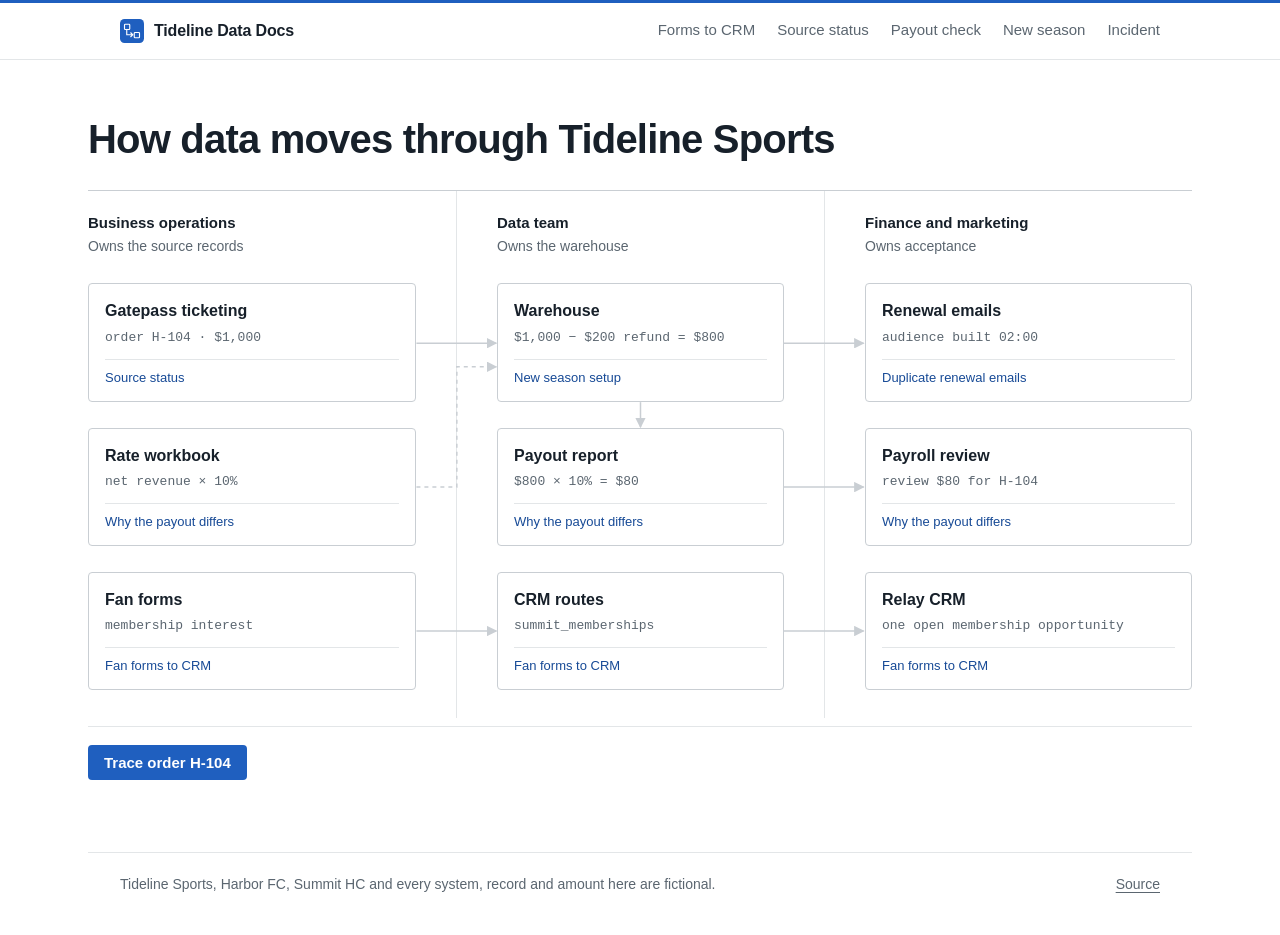
<file: index.html>
<!doctype html>
<html lang="en">
  <head>
    <meta charset="utf-8" />
    <meta name="viewport" content="width=device-width,initial-scale=1" />
    <meta name="description" content="Data docs for a fictional sports group: a system graph and five working documents." />
    <title>Tideline Data Docs</title>
    <link rel="icon" href="assets/mark.svg" type="image/svg+xml" />
    <link rel="stylesheet" href="assets/site.css" />
    <script defer src="assets/graph.js"></script>
  </head>
  <body>
    <header class="site-header">
      <div class="inner">
        <a class="wordmark" href="./" aria-current="page"><img src="assets/mark.svg" width="24" height="24" alt="" />Tideline Data Docs</a>
        <nav class="site-nav" aria-label="Documents">
          <a href="docs/forms-to-crm.html">Forms to CRM</a>
          <a href="docs/source-status.html">Source status</a>
          <a href="docs/payout-differences.html">Payout check</a>
          <a href="docs/new-season.html">New season</a>
          <a href="docs/renewal-email-incident.html">Incident</a>
        </nav>
      </div>
    </header>
    <main>
      <section class="home">
        <h1>How data moves through Tideline Sports</h1>
        <div class="graph" id="graph">
          <svg class="edges" aria-hidden="true">
            <defs>
              <marker id="arrow" viewBox="0 0 10 10" refX="9" refY="5" markerWidth="7" markerHeight="7" orient="auto"><path d="M0 0 10 5 0 10Z" /></marker>
              <marker id="arrow-on" viewBox="0 0 10 10" refX="9" refY="5" markerWidth="7" markerHeight="7" orient="auto"><path d="M0 0 10 5 0 10Z" /></marker>
            </defs>
            <g></g>
          </svg>
          <div class="lane">
            <div class="lane-head">Business operations<span>Owns the source records</span></div>
            <a class="node" id="n-gatepass" href="docs/source-status.html#gatepass">
              <strong>Gatepass ticketing</strong><code>order H-104 · $1,000</code>
              <span class="to">→ Warehouse</span>
              <span class="doc-link">Source status</span>
            </a>
            <a class="node" id="n-rates" href="docs/payout-differences.html">
              <strong>Rate workbook</strong><code>net revenue × 10%</code>
              <span class="to">→ Warehouse</span>
              <span class="doc-link">Why the payout differs</span>
            </a>
            <a class="node" id="n-forms" href="docs/forms-to-crm.html">
              <strong>Fan forms</strong><code>membership interest</code>
              <span class="to">→ CRM routes</span>
              <span class="doc-link">Fan forms to CRM</span>
            </a>
          </div>
          <div class="lane">
            <div class="lane-head">Data team<span>Owns the warehouse</span></div>
            <a class="node" id="n-warehouse" href="docs/new-season.html">
              <strong>Warehouse</strong><code>$1,000 − $200 refund = $800</code>
              <span class="to">→ Payout report, renewal emails</span>
              <span class="doc-link">New season setup</span>
            </a>
            <a class="node" id="n-payout" href="docs/payout-differences.html">
              <strong>Payout report</strong><code>$800 × 10% = $80</code>
              <span class="to">→ Payroll review</span>
              <span class="doc-link">Why the payout differs</span>
            </a>
            <a class="node" id="n-routes" href="docs/forms-to-crm.html#routes">
              <strong>CRM routes</strong><code>summit_memberships</code>
              <span class="to">→ Relay CRM</span>
              <span class="doc-link">Fan forms to CRM</span>
            </a>
          </div>
          <div class="lane">
            <div class="lane-head">Finance and marketing<span>Owns acceptance</span></div>
            <a class="node" id="n-email" href="docs/renewal-email-incident.html">
              <strong>Renewal emails</strong><code>audience built 02:00</code>
              <span class="doc-link">Duplicate renewal emails</span>
            </a>
            <a class="node" id="n-payroll" href="docs/payout-differences.html">
              <strong>Payroll review</strong><code>review $80 for H-104</code>
              <span class="doc-link">Why the payout differs</span>
            </a>
            <a class="node" id="n-crm" href="docs/forms-to-crm.html#summit-memberships">
              <strong>Relay CRM</strong><code>one open membership opportunity</code>
              <span class="doc-link">Fan forms to CRM</span>
            </a>
          </div>
        </div>
        <div class="trace">
          <button type="button" id="trace-next">Trace order H-104</button>
          <button type="button" id="trace-reset" class="quiet" hidden>Show whole system</button>
          <p id="trace-status" role="status" aria-live="polite"></p>
        </div>
      </section>
    </main>
    <footer class="site-footer">
      <span>Tideline Sports, Harbor FC, Summit HC and every system, record and amount here are fictional.</span>
      <a href="https://github.com/jerryshi042003/sexy-documentation">Source</a>
    </footer>
  </body>
</html>
</file>
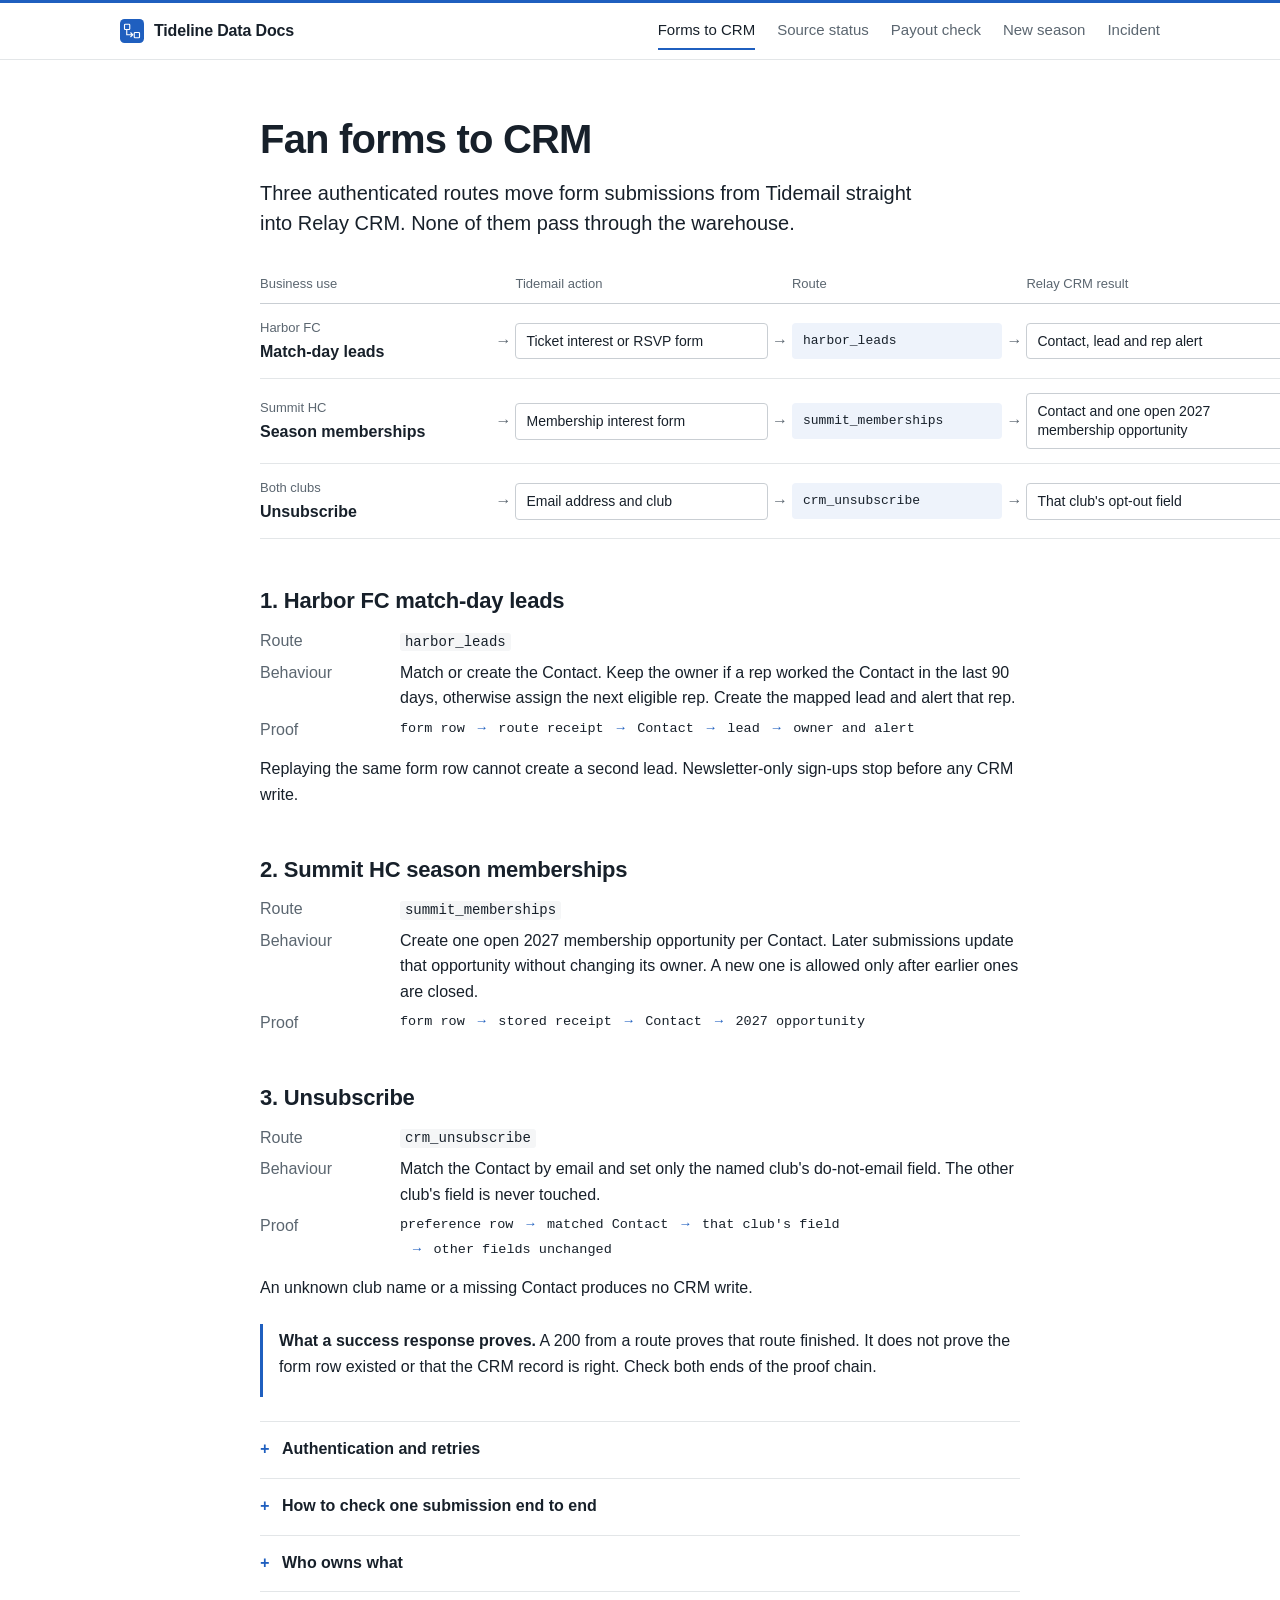
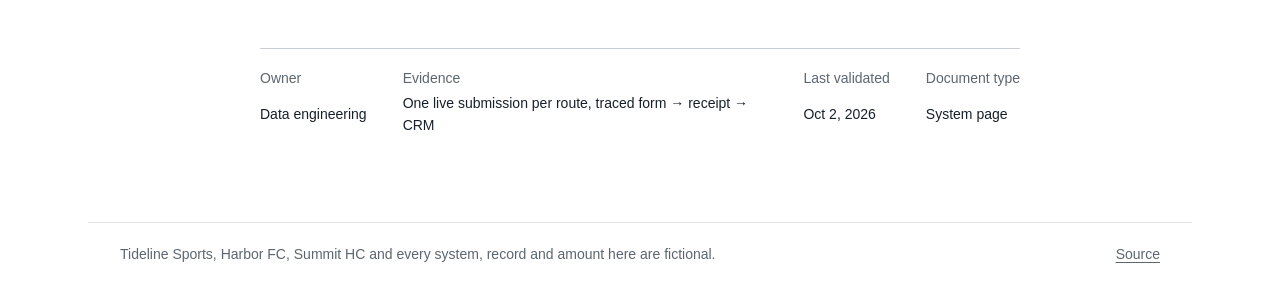
<file: docs/forms-to-crm.html>
<!doctype html>
<html lang="en">
  <head>
    <meta charset="utf-8" />
    <meta name="viewport" content="width=device-width,initial-scale=1" />
    <meta name="description" content="System page: three routes from fan forms into Relay CRM." />
    <title>Fan forms to CRM · Tideline Data Docs</title>
    <link rel="icon" href="../assets/mark.svg" type="image/svg+xml" />
    <link rel="stylesheet" href="../assets/site.css" />
  </head>
  <body>
    <header class="site-header">
      <div class="inner">
        <a class="wordmark" href="../"><img src="../assets/mark.svg" width="24" height="24" alt="" />Tideline Data Docs</a>
        <nav class="site-nav" aria-label="Documents">
          <a href="forms-to-crm.html" aria-current="page">Forms to CRM</a>
          <a href="source-status.html">Source status</a>
          <a href="payout-differences.html">Payout check</a>
          <a href="new-season.html">New season</a>
          <a href="renewal-email-incident.html">Incident</a>
        </nav>
      </div>
    </header>
    <main>
      <article class="doc">
        <h1>Fan forms to CRM</h1>
        <p class="answer">Three authenticated routes move form submissions from Tidemail straight into Relay CRM. None of them pass through the warehouse.</p>

        <div class="route-map wide" id="routes" role="group" aria-label="Three routes from Tidemail to Relay CRM">
          <div class="route-head" aria-hidden="true">
            <span>Business use</span><span></span><span>Tidemail action</span><span></span><span>Route</span><span></span><span>Relay CRM result</span>
          </div>
          <a class="route-row" href="#harbor-leads">
            <span class="use"><small>Harbor FC</small><strong>Match-day leads</strong></span>
            <span class="arrow" aria-hidden="true">→</span>
            <span class="cell">Ticket interest or RSVP form</span>
            <span class="arrow" aria-hidden="true">→</span>
            <span class="cell route">harbor_leads</span>
            <span class="arrow" aria-hidden="true">→</span>
            <span class="cell">Contact, lead and rep alert</span>
          </a>
          <a class="route-row" href="#summit-memberships">
            <span class="use"><small>Summit HC</small><strong>Season memberships</strong></span>
            <span class="arrow" aria-hidden="true">→</span>
            <span class="cell">Membership interest form</span>
            <span class="arrow" aria-hidden="true">→</span>
            <span class="cell route">summit_memberships</span>
            <span class="arrow" aria-hidden="true">→</span>
            <span class="cell">Contact and one open 2027 membership opportunity</span>
          </a>
          <a class="route-row" href="#unsubscribe">
            <span class="use"><small>Both clubs</small><strong>Unsubscribe</strong></span>
            <span class="arrow" aria-hidden="true">→</span>
            <span class="cell">Email address and club</span>
            <span class="arrow" aria-hidden="true">→</span>
            <span class="cell route">crm_unsubscribe</span>
            <span class="arrow" aria-hidden="true">→</span>
            <span class="cell">That club's opt-out field</span>
          </a>
        </div>

        <h2 id="harbor-leads">1. Harbor FC match-day leads</h2>
        <dl class="facts">
          <dt>Route</dt><dd><code>harbor_leads</code></dd>
          <dt>Behaviour</dt><dd>Match or create the Contact. Keep the owner if a rep worked the Contact in the last 90 days, otherwise assign the next eligible rep. Create the mapped lead and alert that rep.</dd>
          <dt>Proof</dt><dd>
            <ol class="proof-chain"><li>form row</li><li>route receipt</li><li>Contact</li><li>lead</li><li>owner and alert</li></ol>
          </dd>
        </dl>
        <p>Replaying the same form row cannot create a second lead. Newsletter-only sign-ups stop before any CRM write.</p>

        <h2 id="summit-memberships">2. Summit HC season memberships</h2>
        <dl class="facts">
          <dt>Route</dt><dd><code>summit_memberships</code></dd>
          <dt>Behaviour</dt><dd>Create one open 2027 membership opportunity per Contact. Later submissions update that opportunity without changing its owner. A new one is allowed only after earlier ones are closed.</dd>
          <dt>Proof</dt><dd>
            <ol class="proof-chain"><li>form row</li><li>stored receipt</li><li>Contact</li><li>2027 opportunity</li></ol>
          </dd>
        </dl>

        <h2 id="unsubscribe">3. Unsubscribe</h2>
        <dl class="facts">
          <dt>Route</dt><dd><code>crm_unsubscribe</code></dd>
          <dt>Behaviour</dt><dd>Match the Contact by email and set only the named club's do-not-email field. The other club's field is never touched.</dd>
          <dt>Proof</dt><dd>
            <ol class="proof-chain"><li>preference row</li><li>matched Contact</li><li>that club's field</li><li>other fields unchanged</li></ol>
          </dd>
        </dl>
        <p>An unknown club name or a missing Contact produces no CRM write.</p>

        <div class="callout">
          <p><strong>What a success response proves.</strong> A 200 from a route proves that route finished. It does not prove the form row existed or that the CRM record is right. Check both ends of the proof chain.</p>
        </div>

        <details class="more">
          <summary>Authentication and retries</summary>
          <div class="body">
            <p>All three routes require a function key held by Tidemail. A request without it is rejected before any lookup.</p>
            <p>Tidemail retries a failed call three times over ten minutes. Each route stores a receipt keyed on the form row id, so a retry after a timeout finds the receipt and returns the original result instead of writing twice.</p>
          </div>
        </details>
        <details class="more">
          <summary>How to check one submission end to end</summary>
          <div class="body">
            <ol>
              <li>Find the form row in Tidemail by email and submission time.</li>
              <li>Find its receipt in the route log by form row id. No receipt means the call never arrived.</li>
              <li>Open the Contact in Relay CRM and confirm the lead, opportunity or opt-out field the route should have written.</li>
            </ol>
          </div>
        </details>
        <details class="more">
          <summary>Who owns what</summary>
          <div class="body">
            <table>
              <tr><th>Part</th><th>Owner</th></tr>
              <tr><td>Forms and their fields</td><td>Marketing operations</td></tr>
              <tr><td>Routes, receipts and retries</td><td>Data engineering</td></tr>
              <tr><td>Lead assignment rules</td><td>Ticket sales leadership</td></tr>
            </table>
          </div>
        </details>

        <dl class="doc-footer">
          <div><dt>Owner</dt><dd>Data engineering</dd></div>
          <div><dt>Evidence</dt><dd>One live submission per route, traced form → receipt → CRM</dd></div>
          <div><dt>Last validated</dt><dd>Oct 2, 2026</dd></div>
          <div><dt>Document type</dt><dd>System page</dd></div>
        </dl>
      </article>
    </main>
    <footer class="site-footer">
      <span>Tideline Sports, Harbor FC, Summit HC and every system, record and amount here are fictional.</span>
      <a href="https://github.com/jerryshi042003/sexy-documentation">Source</a>
    </footer>
  </body>
</html>
</file>
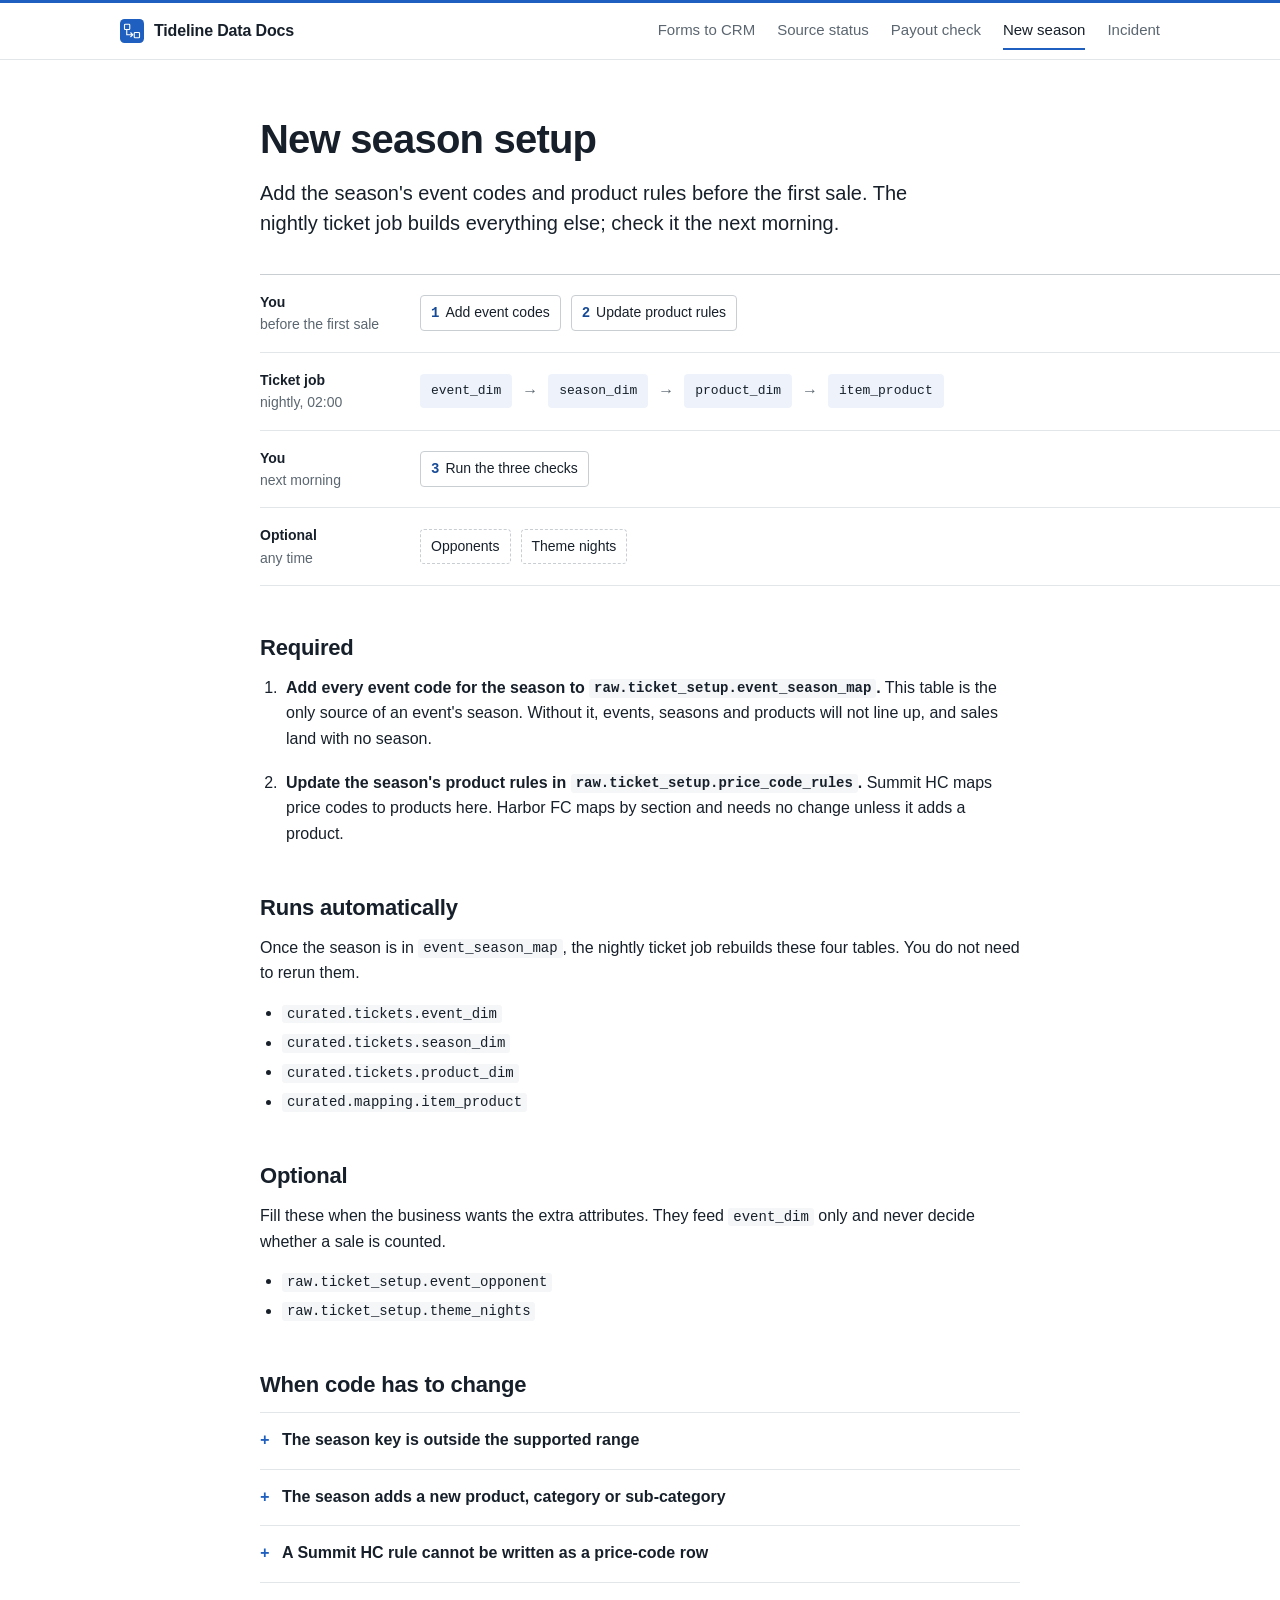
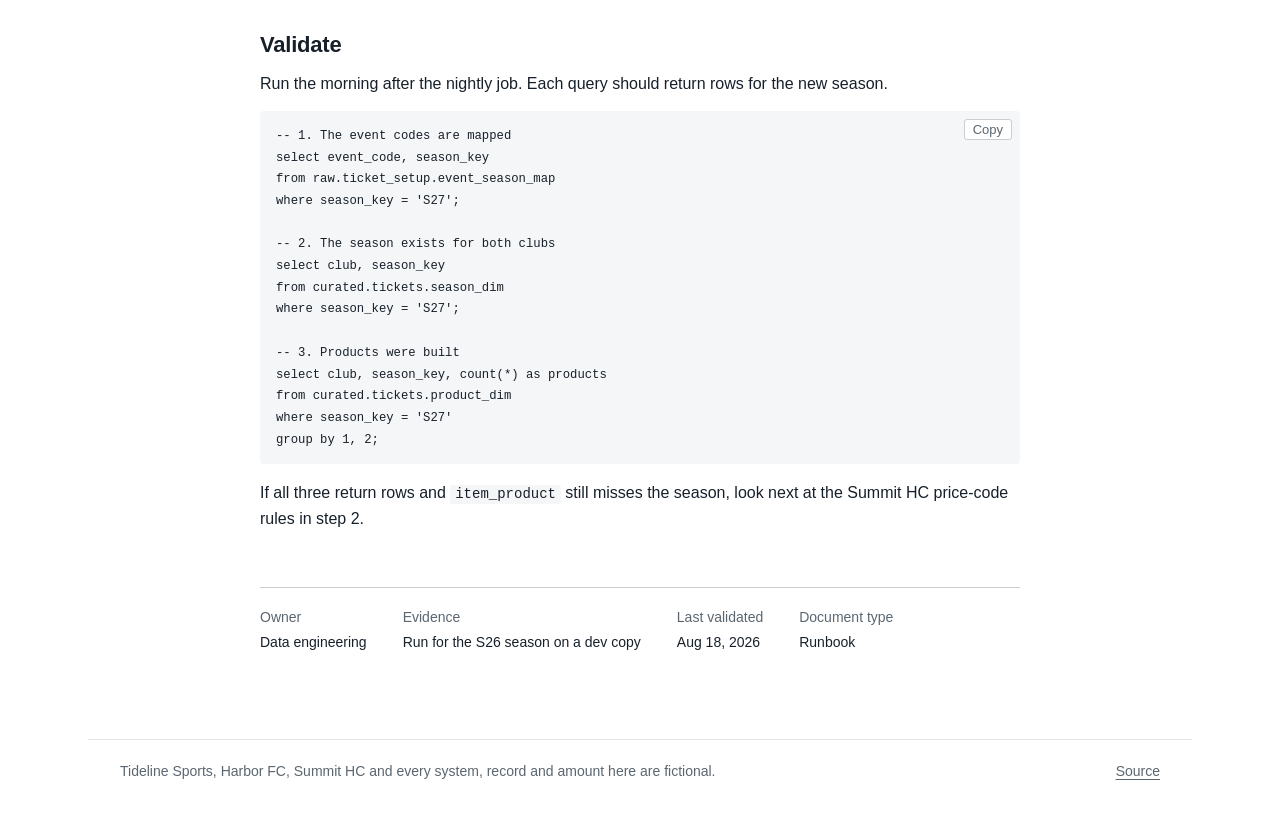
<file: docs/new-season.html>
<!doctype html>
<html lang="en">
  <head>
    <meta charset="utf-8" />
    <meta name="viewport" content="width=device-width,initial-scale=1" />
    <meta name="description" content="Runbook: set up a new ticketing season for Harbor FC and Summit HC." />
    <title>New season setup · Tideline Data Docs</title>
    <link rel="icon" href="../assets/mark.svg" type="image/svg+xml" />
    <link rel="stylesheet" href="../assets/site.css" />
    <script defer src="../assets/docs.js"></script>
  </head>
  <body>
    <header class="site-header">
      <div class="inner">
        <a class="wordmark" href="../"><img src="../assets/mark.svg" width="24" height="24" alt="" />Tideline Data Docs</a>
        <nav class="site-nav" aria-label="Documents">
          <a href="forms-to-crm.html">Forms to CRM</a>
          <a href="source-status.html">Source status</a>
          <a href="payout-differences.html">Payout check</a>
          <a href="new-season.html" aria-current="page">New season</a>
          <a href="renewal-email-incident.html">Incident</a>
        </nav>
      </div>
    </header>
    <main>
      <article class="doc">
        <h1>New season setup</h1>
        <p class="answer">Add the season's event codes and product rules before the first sale. The nightly ticket job builds everything else; check it the next morning.</p>

        <div class="runorder wide" role="group" aria-label="Who does what, in order">
          <div class="who">You<span>before the first sale</span></div>
          <div class="steps">
            <a class="step" href="#step-1"><b>1</b>Add event codes</a>
            <a class="step" href="#step-2"><b>2</b>Update product rules</a>
          </div>
          <div class="who">Ticket job<span>nightly, 02:00</span></div>
          <div class="steps">
            <span class="step auto">event_dim</span><span class="gap" aria-hidden="true">→</span>
            <span class="step auto">season_dim</span><span class="gap" aria-hidden="true">→</span>
            <span class="step auto">product_dim</span><span class="gap" aria-hidden="true">→</span>
            <span class="step auto">item_product</span>
          </div>
          <div class="who">You<span>next morning</span></div>
          <div class="steps">
            <a class="step" href="#validate"><b>3</b>Run the three checks</a>
          </div>
          <div class="who">Optional<span>any time</span></div>
          <div class="steps">
            <a class="step opt" href="#optional">Opponents</a>
            <a class="step opt" href="#optional">Theme nights</a>
          </div>
        </div>

        <h2>Required</h2>
        <ol class="required">
          <li id="step-1">
            <strong>Add every event code for the season to <code>raw.ticket_setup.event_season_map</code>.</strong>
            This table is the only source of an event's season. Without it, events, seasons and products will not line up, and sales land with no season.
          </li>
          <li id="step-2">
            <strong>Update the season's product rules in <code>raw.ticket_setup.price_code_rules</code>.</strong>
            Summit HC maps price codes to products here. Harbor FC maps by section and needs no change unless it adds a product.
          </li>
        </ol>

        <h2>Runs automatically</h2>
        <p>Once the season is in <code>event_season_map</code>, the nightly ticket job rebuilds these four tables. You do not need to rerun them.</p>
        <ul>
          <li><code>curated.tickets.event_dim</code></li>
          <li><code>curated.tickets.season_dim</code></li>
          <li><code>curated.tickets.product_dim</code></li>
          <li><code>curated.mapping.item_product</code></li>
        </ul>

        <h2 id="optional">Optional</h2>
        <p>Fill these when the business wants the extra attributes. They feed <code>event_dim</code> only and never decide whether a sale is counted.</p>
        <ul>
          <li><code>raw.ticket_setup.event_opponent</code></li>
          <li><code>raw.ticket_setup.theme_nights</code></li>
        </ul>

        <h2>When code has to change</h2>
        <details class="more">
          <summary>The season key is outside the supported range</summary>
          <div class="body"><p>Supported season keys are listed in <code>product_dim/seed.py</code>. Add the new key there; the job skips keys it does not know.</p></div>
        </details>
        <details class="more">
          <summary>The season adds a new product, category or sub-category</summary>
          <div class="body"><p>Add it to the product list in <code>product_dim/seed.py</code> and to the report groupings that read it.</p></div>
        </details>
        <details class="more">
          <summary>A Summit HC rule cannot be written as a price-code row</summary>
          <div class="body"><p>For example, a product that depends on both price code and seat section. Update <code>mapping/item_product.py</code> until the rules table can express it.</p></div>
        </details>

        <h2 id="validate">Validate</h2>
        <p>Run the morning after the nightly job. Each query should return rows for the new season.</p>
        <div class="code-block"><pre><code>-- 1. The event codes are mapped
select event_code, season_key
from raw.ticket_setup.event_season_map
where season_key = 'S27';

-- 2. The season exists for both clubs
select club, season_key
from curated.tickets.season_dim
where season_key = 'S27';

-- 3. Products were built
select club, season_key, count(*) as products
from curated.tickets.product_dim
where season_key = 'S27'
group by 1, 2;</code></pre></div>
        <p>If all three return rows and <code>item_product</code> still misses the season, look next at the Summit HC price-code rules in step 2.</p>

        <dl class="doc-footer">
          <div><dt>Owner</dt><dd>Data engineering</dd></div>
          <div><dt>Evidence</dt><dd>Run for the S26 season on a dev copy</dd></div>
          <div><dt>Last validated</dt><dd>Aug 18, 2026</dd></div>
          <div><dt>Document type</dt><dd>Runbook</dd></div>
        </dl>
      </article>
    </main>
    <footer class="site-footer">
      <span>Tideline Sports, Harbor FC, Summit HC and every system, record and amount here are fictional.</span>
      <a href="https://github.com/jerryshi042003/sexy-documentation">Source</a>
    </footer>
  </body>
</html>
</file>
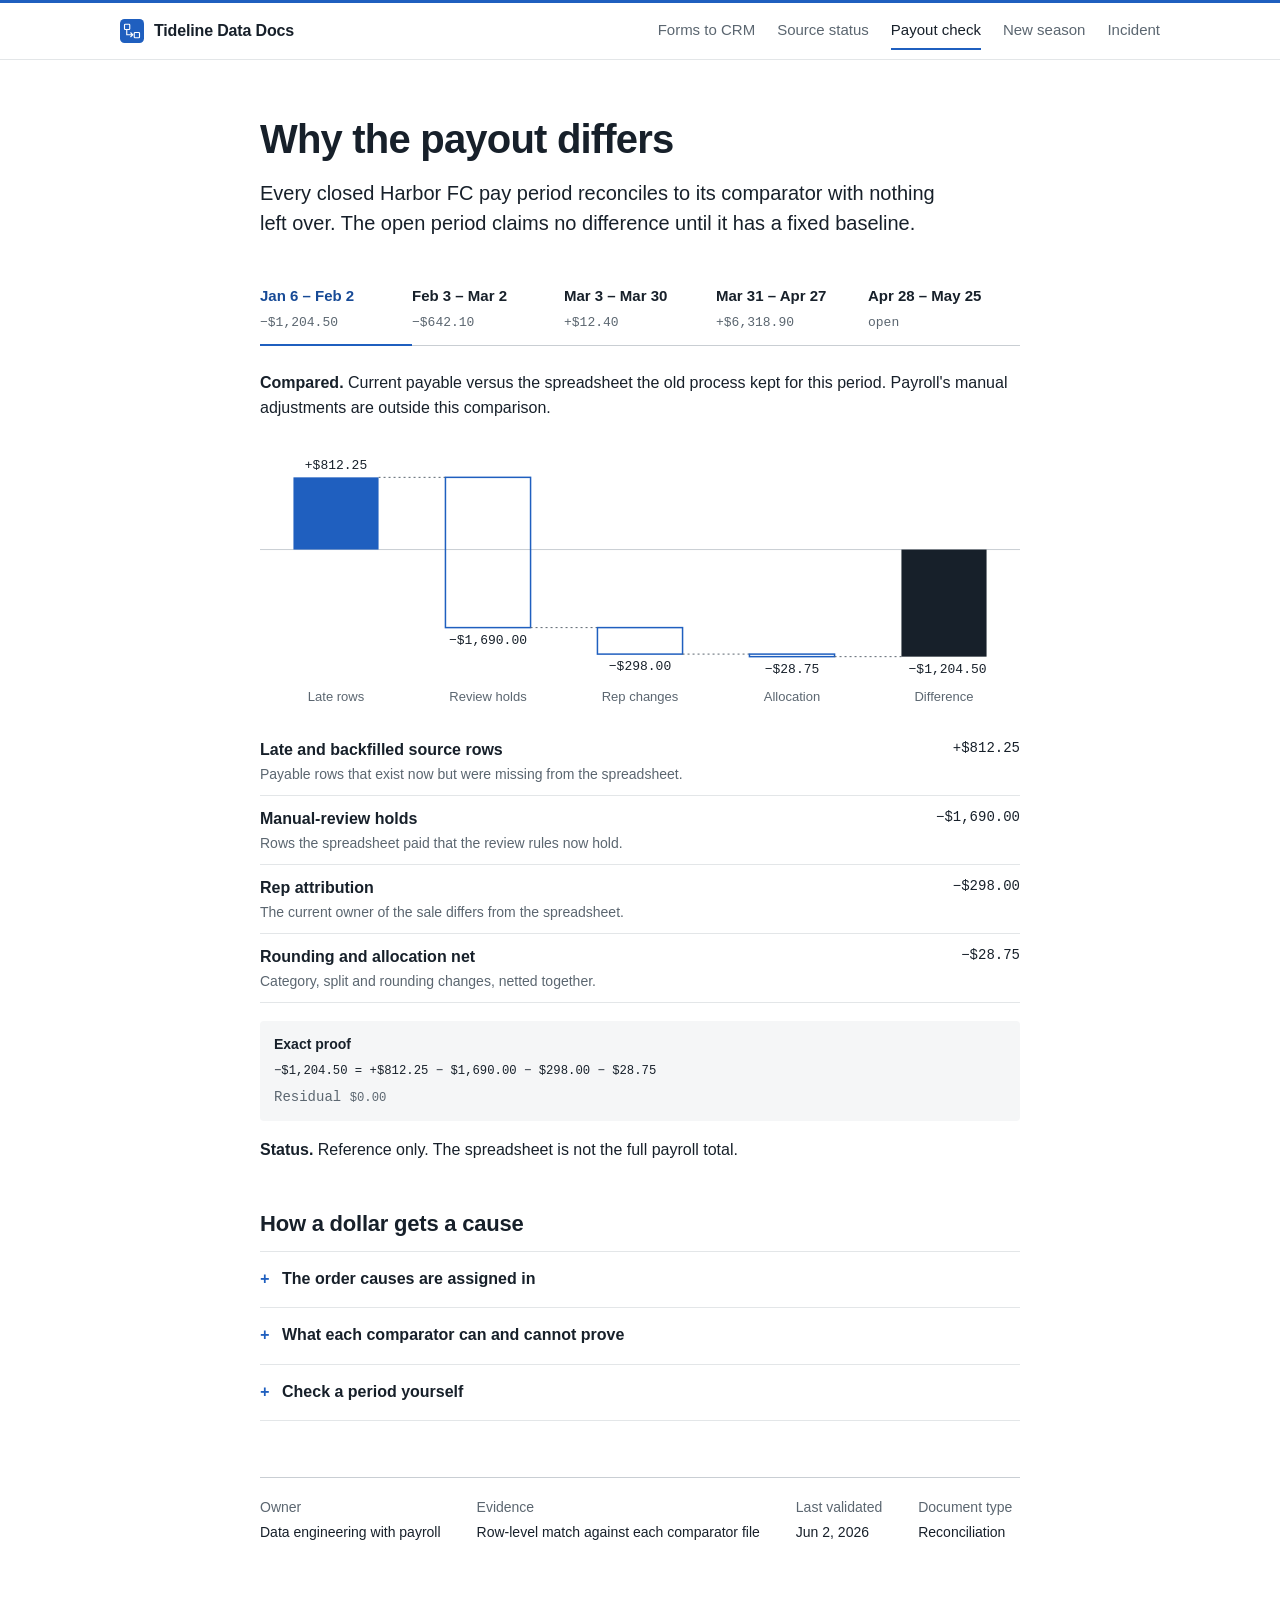
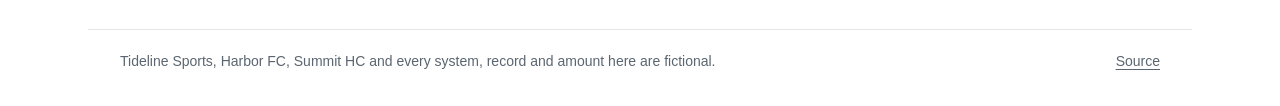
<file: docs/payout-differences.html>
<!doctype html>
<html lang="en">
  <head>
    <meta charset="utf-8" />
    <meta name="viewport" content="width=device-width,initial-scale=1" />
    <meta name="description" content="Reconciliation: why each Harbor FC pay period differs from its comparator, to the cent." />
    <title>Why the payout differs · Tideline Data Docs</title>
    <link rel="icon" href="../assets/mark.svg" type="image/svg+xml" />
    <link rel="stylesheet" href="../assets/site.css" />
    <script defer src="../assets/payout.js"></script>
    <script defer src="../assets/docs.js"></script>
  </head>
  <body>
    <header class="site-header">
      <div class="inner">
        <a class="wordmark" href="../"><img src="../assets/mark.svg" width="24" height="24" alt="" />Tideline Data Docs</a>
        <nav class="site-nav" aria-label="Documents">
          <a href="forms-to-crm.html">Forms to CRM</a>
          <a href="source-status.html">Source status</a>
          <a href="payout-differences.html" aria-current="page">Payout check</a>
          <a href="new-season.html">New season</a>
          <a href="renewal-email-incident.html">Incident</a>
        </nav>
      </div>
    </header>
    <main>
      <article class="doc">
        <h1>Why the payout differs</h1>
        <p class="answer">Every closed Harbor FC pay period reconciles to its comparator with nothing left over. The open period claims no difference until it has a fixed baseline.</p>

        <div class="periods" role="tablist" aria-label="Pay periods">
          <button type="button" role="tab" data-id="jan"><strong>Jan 6 – Feb 2</strong><span></span></button>
          <button type="button" role="tab" data-id="feb"><strong>Feb 3 – Mar 2</strong><span></span></button>
          <button type="button" role="tab" data-id="mar"><strong>Mar 3 – Mar 30</strong><span></span></button>
          <button type="button" role="tab" data-id="apr"><strong>Mar 31 – Apr 27</strong><span></span></button>
          <button type="button" role="tab" data-id="may"><strong>Apr 28 – May 25</strong><span></span></button>
        </div>

        <section id="closed" role="tabpanel">
          <p><strong>Compared.</strong> <span id="compared"></span></p>
          <svg class="waterfall" id="waterfall" role="img" aria-label="Each cause added in turn until it reaches the full difference"></svg>
          <ul class="causes" id="causes"></ul>
          <p class="equation"><span class="eq-label">Exact proof</span><code id="equation"></code><span>Residual <code id="residual"></code></span></p>
          <p><strong>Status.</strong> <span id="status"></span></p>
        </section>
        <section id="open" role="tabpanel" hidden>
          <div class="open-period">
            <p><strong>No difference is claimed.</strong> The old report has no rows for this period, and source and roster data can still change before close.</p>
            <p><strong>Status.</strong> <span id="open-status"></span></p>
          </div>
        </section>

        <h2>How a dollar gets a cause</h2>
        <details class="more">
          <summary>The order causes are assigned in</summary>
          <div class="body">
            <ol>
              <li>Match rows by sale id and line between the comparator and the current run.</li>
              <li>Rows only in the current run are late or backfilled, or after the comparator's cutoff.</li>
              <li>Matched rows that the current run holds for review are review holds.</li>
              <li>Matched rows paid to a different rep are rep attribution.</li>
              <li>Whatever remains on matched rows is rounding and allocation. If that bucket is larger than one cent per row, stop and investigate instead of netting it.</li>
            </ol>
          </div>
        </details>
        <details class="more">
          <summary>What each comparator can and cannot prove</summary>
          <div class="body">
            <table>
              <tr><th>Comparator</th><th>Good for</th><th>Not proof of</th></tr>
              <tr><td>Prior spreadsheet</td><td>Explaining what changed from the old process</td><td>The full payroll total</td></tr>
              <tr><td>Sent workbook</td><td>What payroll actually received</td><td>Corrections made after sending</td></tr>
              <tr><td>Fixed close snapshot</td><td>The pipeline is stable run to run</td><td>That the business rules are right</td></tr>
              <tr><td>Legacy rebuild</td><td>A dated checkpoint</td><td>Anything after its source cutoff</td></tr>
            </table>
          </div>
        </details>
        <details class="more">
          <summary>Check a period yourself</summary>
          <div class="body">
            <div class="code-block"><pre><code>select cause, sum(commission_cents) / 100.0 as dollars
from curated.payout.reconciliation
where club = 'harbor' and period_start = date '2026-01-06'
group by cause
order by cause;</code></pre></div>
            <p>The rows should sum to the period's difference. A non-zero <code>unexplained</code> row means the period is not reconciled.</p>
          </div>
        </details>

        <dl class="doc-footer">
          <div><dt>Owner</dt><dd>Data engineering with payroll</dd></div>
          <div><dt>Evidence</dt><dd>Row-level match against each comparator file</dd></div>
          <div><dt>Last validated</dt><dd>Jun 2, 2026</dd></div>
          <div><dt>Document type</dt><dd>Reconciliation</dd></div>
        </dl>
      </article>
    </main>
    <footer class="site-footer">
      <span>Tideline Sports, Harbor FC, Summit HC and every system, record and amount here are fictional.</span>
      <a href="https://github.com/jerryshi042003/sexy-documentation">Source</a>
    </footer>
  </body>
</html>
</file>
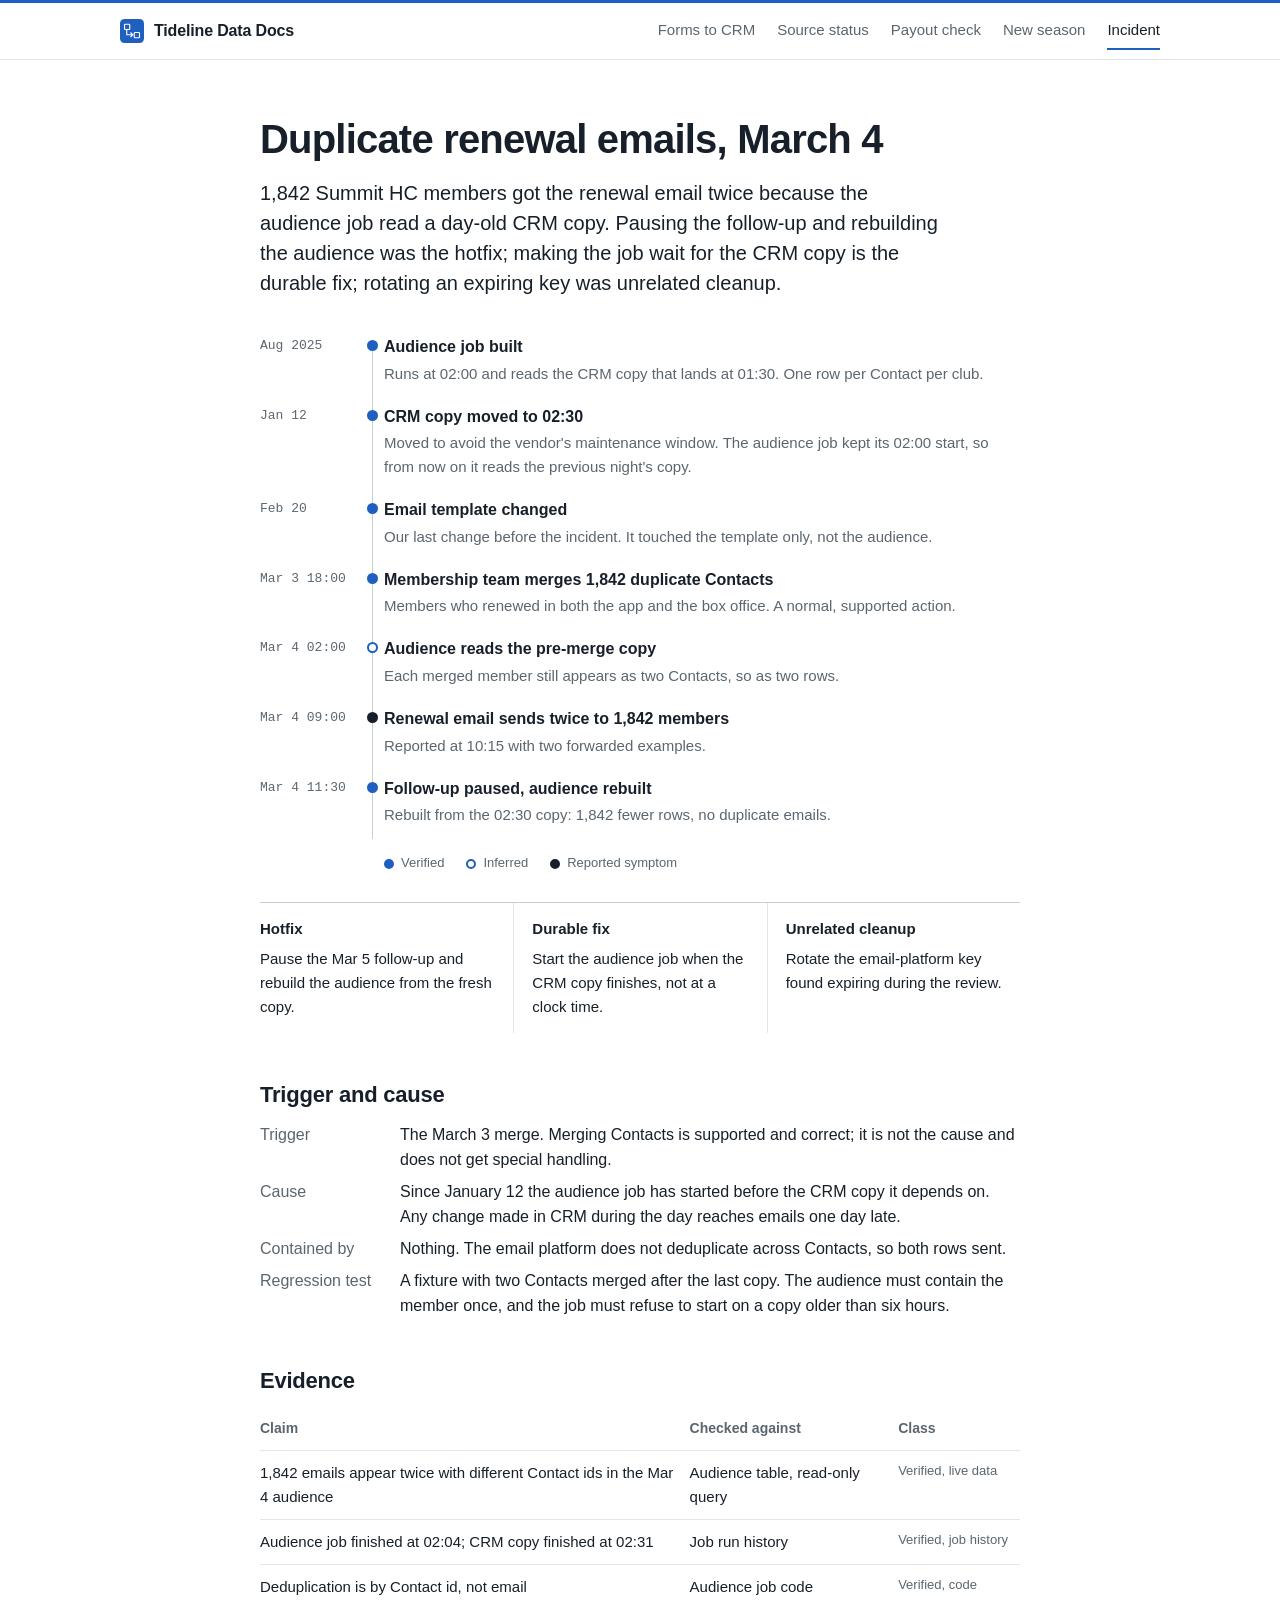
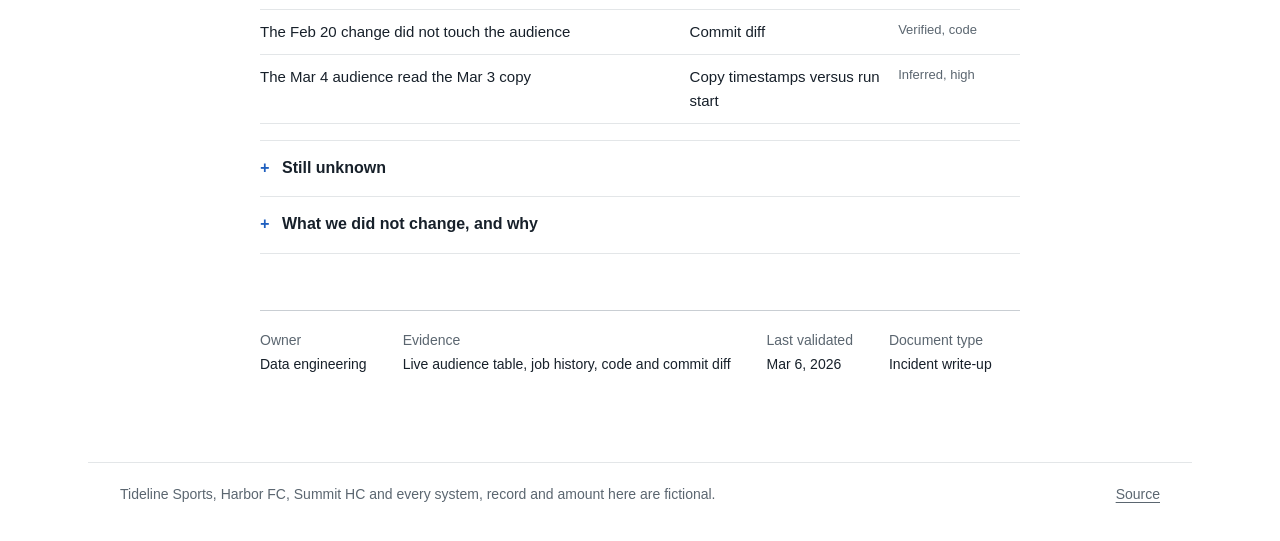
<file: docs/renewal-email-incident.html>
<!doctype html>
<html lang="en">
  <head>
    <meta charset="utf-8" />
    <meta name="viewport" content="width=device-width,initial-scale=1" />
    <meta name="description" content="Incident write-up: Summit HC members received two renewal emails on March 4." />
    <title>Duplicate renewal emails · Tideline Data Docs</title>
    <link rel="icon" href="../assets/mark.svg" type="image/svg+xml" />
    <link rel="stylesheet" href="../assets/site.css" />
  </head>
  <body>
    <header class="site-header">
      <div class="inner">
        <a class="wordmark" href="../"><img src="../assets/mark.svg" width="24" height="24" alt="" />Tideline Data Docs</a>
        <nav class="site-nav" aria-label="Documents">
          <a href="forms-to-crm.html">Forms to CRM</a>
          <a href="source-status.html">Source status</a>
          <a href="payout-differences.html">Payout check</a>
          <a href="new-season.html">New season</a>
          <a href="renewal-email-incident.html" aria-current="page">Incident</a>
        </nav>
      </div>
    </header>
    <main>
      <article class="doc">
        <h1>Duplicate renewal emails, March 4</h1>
        <p class="answer">1,842 Summit HC members got the renewal email twice because the audience job read a day-old CRM copy. Pausing the follow-up and rebuilding the audience was the hotfix; making the job wait for the CRM copy is the durable fix; rotating an expiring key was unrelated cleanup.</p>

        <ol class="timeline" aria-label="What happened, oldest first">
          <li><time>Aug 2025</time><i class="dot verified"></i><div><strong>Audience job built</strong><p>Runs at 02:00 and reads the CRM copy that lands at 01:30. One row per Contact per club.</p></div></li>
          <li><time>Jan 12</time><i class="dot verified"></i><div><strong>CRM copy moved to 02:30</strong><p>Moved to avoid the vendor's maintenance window. The audience job kept its 02:00 start, so from now on it reads the previous night's copy.</p></div></li>
          <li><time>Feb 20</time><i class="dot verified"></i><div><strong>Email template changed</strong><p>Our last change before the incident. It touched the template only, not the audience.</p></div></li>
          <li><time>Mar 3 18:00</time><i class="dot verified"></i><div><strong>Membership team merges 1,842 duplicate Contacts</strong><p>Members who renewed in both the app and the box office. A normal, supported action.</p></div></li>
          <li><time>Mar 4 02:00</time><i class="dot inferred"></i><div><strong>Audience reads the pre-merge copy</strong><p>Each merged member still appears as two Contacts, so as two rows.</p></div></li>
          <li><time>Mar 4 09:00</time><i class="dot symptom"></i><div><strong>Renewal email sends twice to 1,842 members</strong><p>Reported at 10:15 with two forwarded examples.</p></div></li>
          <li><time>Mar 4 11:30</time><i class="dot verified"></i><div><strong>Follow-up paused, audience rebuilt</strong><p>Rebuilt from the 02:30 copy: 1,842 fewer rows, no duplicate emails.</p></div></li>
        </ol>
        <div class="legend" aria-hidden="true">
          <span><i class="verified"></i>Verified</span>
          <span><i></i>Inferred</span>
          <span><i class="symptom"></i>Reported symptom</span>
        </div>

        <div class="split" role="group" aria-label="Actions by purpose">
          <div><h3>Hotfix</h3><p>Pause the Mar 5 follow-up and rebuild the audience from the fresh copy.</p></div>
          <div><h3>Durable fix</h3><p>Start the audience job when the CRM copy finishes, not at a clock time.</p></div>
          <div><h3>Unrelated cleanup</h3><p>Rotate the email-platform key found expiring during the review.</p></div>
        </div>

        <h2>Trigger and cause</h2>
        <dl class="facts">
          <dt>Trigger</dt><dd>The March 3 merge. Merging Contacts is supported and correct; it is not the cause and does not get special handling.</dd>
          <dt>Cause</dt><dd>Since January 12 the audience job has started before the CRM copy it depends on. Any change made in CRM during the day reaches emails one day late.</dd>
          <dt>Contained by</dt><dd>Nothing. The email platform does not deduplicate across Contacts, so both rows sent.</dd>
          <dt>Regression test</dt><dd>A fixture with two Contacts merged after the last copy. The audience must contain the member once, and the job must refuse to start on a copy older than six hours.</dd>
        </dl>

        <h2>Evidence</h2>
        <table>
          <tr><th>Claim</th><th>Checked against</th><th>Class</th></tr>
          <tr><td>1,842 emails appear twice with different Contact ids in the Mar 4 audience</td><td>Audience table, read-only query</td><td class="tag">Verified, live data</td></tr>
          <tr><td>Audience job finished at 02:04; CRM copy finished at 02:31</td><td>Job run history</td><td class="tag">Verified, job history</td></tr>
          <tr><td>Deduplication is by Contact id, not email</td><td>Audience job code</td><td class="tag">Verified, code</td></tr>
          <tr><td>The Feb 20 change did not touch the audience</td><td>Commit diff</td><td class="tag">Verified, code</td></tr>
          <tr><td>The Mar 4 audience read the Mar 3 copy</td><td>Copy timestamps versus run start</td><td class="tag">Inferred, high</td></tr>
        </table>

        <details class="more">
          <summary>Still unknown</summary>
          <div class="body">
            <p>Whether any of the six sends between January 12 and March 3 mailed someone who had opted out that same day. The email platform keeps send logs for 30 days, so only the last two can be checked. Both were clean.</p>
          </div>
        </details>
        <details class="more">
          <summary>What we did not change, and why</summary>
          <div class="body">
            <p>We did not switch deduplication to email address. Family members often share one address and each needs their own renewal. The durable fix removes the stale read instead.</p>
          </div>
        </details>

        <dl class="doc-footer">
          <div><dt>Owner</dt><dd>Data engineering</dd></div>
          <div><dt>Evidence</dt><dd>Live audience table, job history, code and commit diff</dd></div>
          <div><dt>Last validated</dt><dd>Mar 6, 2026</dd></div>
          <div><dt>Document type</dt><dd>Incident write-up</dd></div>
        </dl>
      </article>
    </main>
    <footer class="site-footer">
      <span>Tideline Sports, Harbor FC, Summit HC and every system, record and amount here are fictional.</span>
      <a href="https://github.com/jerryshi042003/sexy-documentation">Source</a>
    </footer>
  </body>
</html>
</file>
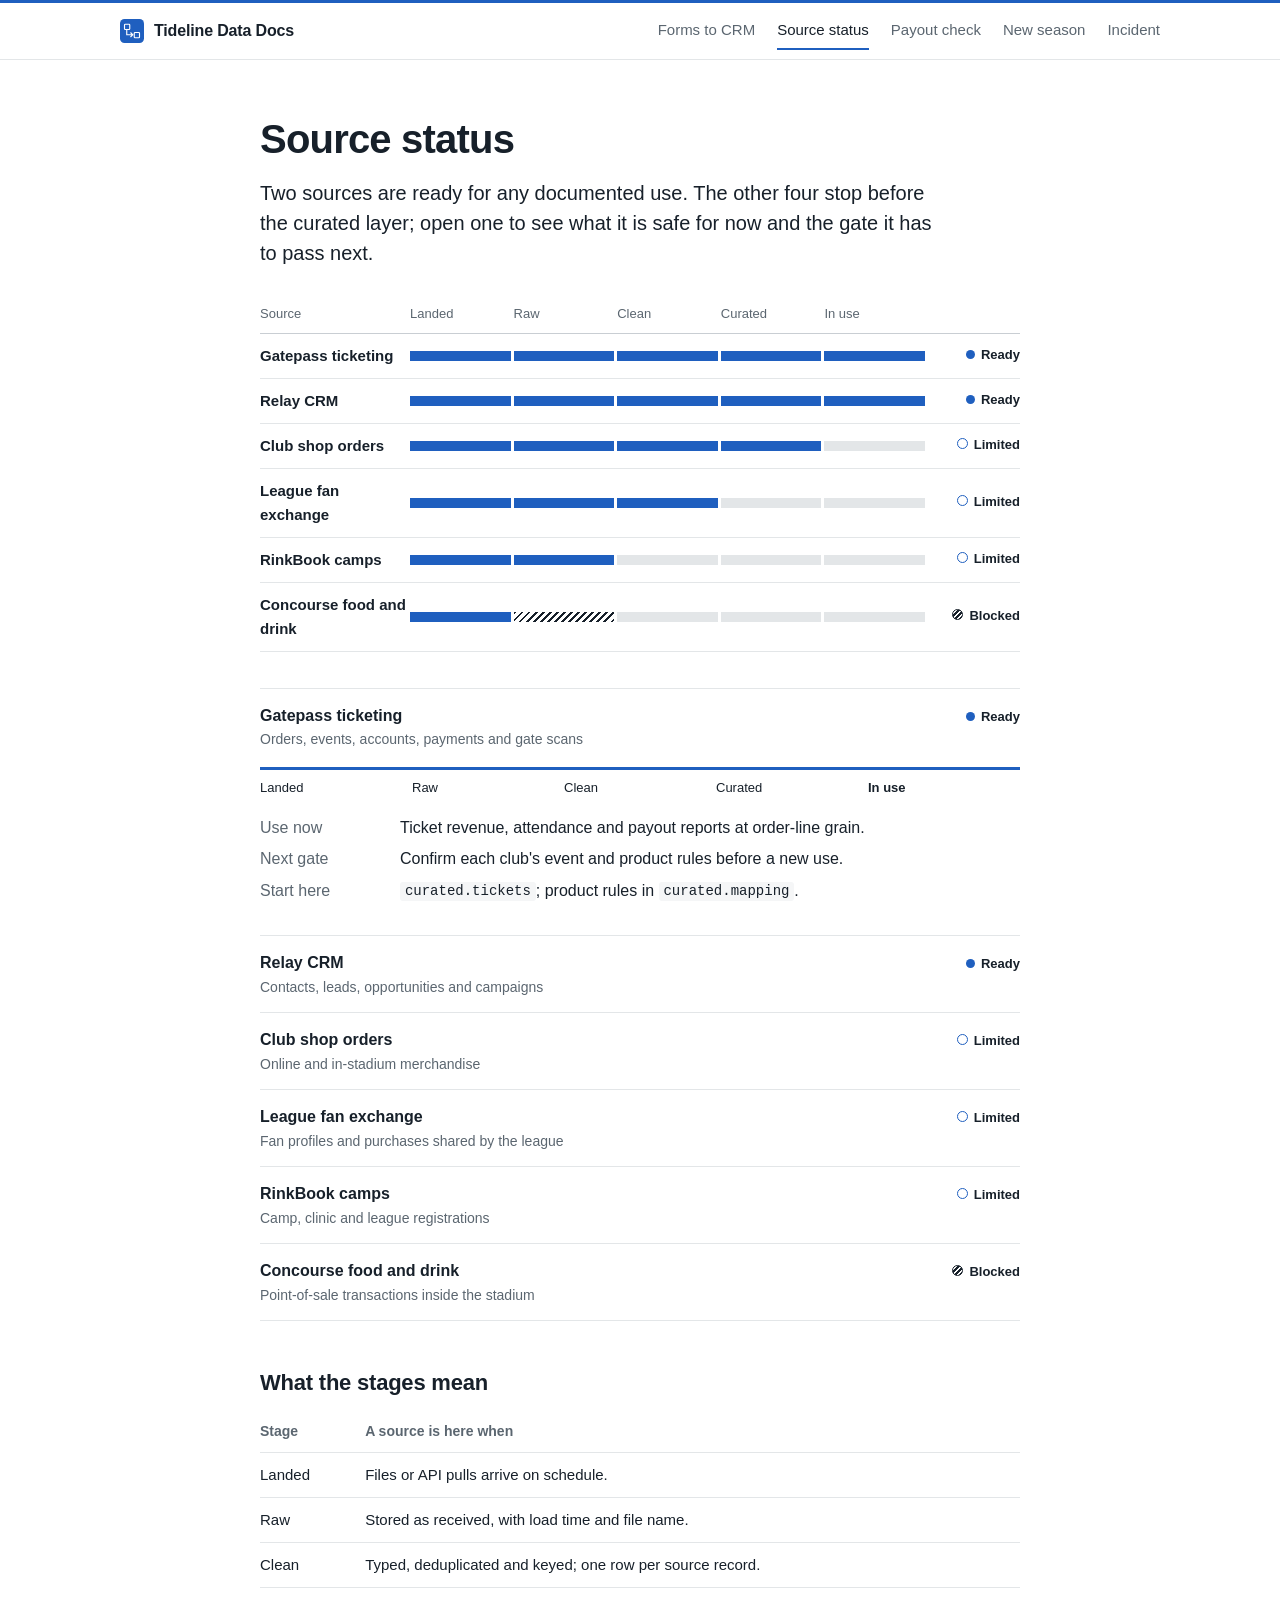
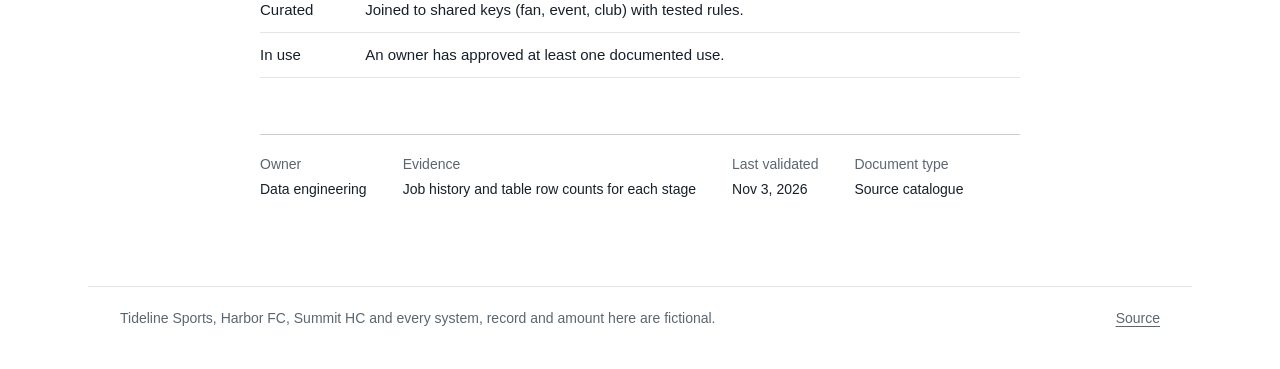
<file: docs/source-status.html>
<!doctype html>
<html lang="en">
  <head>
    <meta charset="utf-8" />
    <meta name="viewport" content="width=device-width,initial-scale=1" />
    <meta name="description" content="Source catalogue: how far each source gets through the warehouse and what it is safe to use for." />
    <title>Source status · Tideline Data Docs</title>
    <link rel="icon" href="../assets/mark.svg" type="image/svg+xml" />
    <link rel="stylesheet" href="../assets/site.css" />
    <script defer src="../assets/docs.js"></script>
  </head>
  <body>
    <header class="site-header">
      <div class="inner">
        <a class="wordmark" href="../"><img src="../assets/mark.svg" width="24" height="24" alt="" />Tideline Data Docs</a>
        <nav class="site-nav" aria-label="Documents">
          <a href="forms-to-crm.html">Forms to CRM</a>
          <a href="source-status.html" aria-current="page">Source status</a>
          <a href="payout-differences.html">Payout check</a>
          <a href="new-season.html">New season</a>
          <a href="renewal-email-incident.html">Incident</a>
        </nav>
      </div>
    </header>
    <main>
      <article class="doc">
        <h1>Source status</h1>
        <p class="answer">Two sources are ready for any documented use. The other four stop before the curated layer; open one to see what it is safe for now and the gate it has to pass next.</p>

        <div class="stage-matrix" role="table" aria-label="How far each source reaches">
          <div class="row head" role="row"><span role="columnheader">Source</span><span role="columnheader">Landed</span><span role="columnheader">Raw</span><span role="columnheader">Clean</span><span role="columnheader">Curated</span><span role="columnheader">In use</span><span class="status" role="columnheader"></span></div>
          <a class="row" role="row" href="#gatepass"><span class="name">Gatepass ticketing</span><i class="seg done"></i><i class="seg done"></i><i class="seg done"></i><i class="seg done"></i><i class="seg stop"></i><span class="status ready">Ready</span></a>
          <a class="row" role="row" href="#relay"><span class="name">Relay CRM</span><i class="seg done"></i><i class="seg done"></i><i class="seg done"></i><i class="seg done"></i><i class="seg stop"></i><span class="status ready">Ready</span></a>
          <a class="row" role="row" href="#shopline"><span class="name">Club shop orders</span><i class="seg done"></i><i class="seg done"></i><i class="seg done"></i><i class="seg stop"></i><i class="seg"></i><span class="status limited">Limited</span></a>
          <a class="row" role="row" href="#league"><span class="name">League fan exchange</span><i class="seg done"></i><i class="seg done"></i><i class="seg stop"></i><i class="seg"></i><i class="seg"></i><span class="status limited">Limited</span></a>
          <a class="row" role="row" href="#rinkbook"><span class="name">RinkBook camps</span><i class="seg done"></i><i class="seg stop"></i><i class="seg"></i><i class="seg"></i><i class="seg"></i><span class="status limited">Limited</span></a>
          <a class="row" role="row" href="#concourse"><span class="name">Concourse food and drink</span><i class="seg done"></i><i class="seg paused"></i><i class="seg"></i><i class="seg"></i><i class="seg"></i><span class="status blocked">Blocked</span></a>
        </div>

        <details class="source" id="gatepass" open>
          <summary><span><strong>Gatepass ticketing</strong><small>Orders, events, accounts, payments and gate scans</small></span><span class="status ready">Ready</span></summary>
          <div class="body">
            <ol class="track" aria-label="Reaches approved use"><li class="done">Landed</li><li class="done">Raw</li><li class="done">Clean</li><li class="done">Curated</li><li class="current">In use</li></ol>
            <dl class="facts">
              <dt>Use now</dt><dd>Ticket revenue, attendance and payout reports at order-line grain.</dd>
              <dt>Next gate</dt><dd>Confirm each club's event and product rules before a new use.</dd>
              <dt>Start here</dt><dd><code>curated.tickets</code>; product rules in <code>curated.mapping</code>.</dd>
            </dl>
          </div>
        </details>
        <details class="source" id="relay">
          <summary><span><strong>Relay CRM</strong><small>Contacts, leads, opportunities and campaigns</small></span><span class="status ready">Ready</span></summary>
          <div class="body">
            <ol class="track" aria-label="Reaches approved use"><li class="done">Landed</li><li class="done">Raw</li><li class="done">Clean</li><li class="done">Curated</li><li class="current">In use</li></ol>
            <dl class="facts">
              <dt>Use now</dt><dd>Approved list and sales-pipeline questions.</dd>
              <dt>Next gate</dt><dd>Confirm what a campaign, owner or activity means for each new use.</dd>
              <dt>Start here</dt><dd><code>curated.crm</code>. The nightly copy lands at 02:30.</dd>
            </dl>
          </div>
        </details>
        <details class="source" id="shopline">
          <summary><span><strong>Club shop orders</strong><small>Online and in-stadium merchandise</small></span><span class="status limited">Limited</span></summary>
          <div class="body">
            <ol class="track" aria-label="Stops at Curated"><li class="done">Landed</li><li class="done">Raw</li><li class="done">Clean</li><li class="current">Curated</li><li>In use</li></ol>
            <dl class="facts">
              <dt>Use now</dt><dd>Daily revenue totals by club and channel.</dd>
              <dt>Next gate</dt><dd>Match shop orders to ticket accounts; about a third of in-stadium orders have no email.</dd>
              <dt>Start here</dt><dd><code>curated.shop.daily_sales</code>; do not join to fans yet.</dd>
            </dl>
          </div>
        </details>
        <details class="source" id="league">
          <summary><span><strong>League fan exchange</strong><small>Fan profiles and purchases shared by the league</small></span><span class="status limited">Limited</span></summary>
          <div class="body">
            <ol class="track" aria-label="Stops at Clean"><li class="done">Landed</li><li class="done">Raw</li><li class="current">Clean</li><li>Curated</li><li>In use</li></ol>
            <dl class="facts">
              <dt>Use now</dt><dd>Validating the feed and reconciling it with Gatepass.</dd>
              <dt>Next gate</dt><dd>Approve the purpose, which club may use it, and how it interacts with a fan's own consent.</dd>
              <dt>Start here</dt><dd><code>clean.league_exchange</code>. It is not a marketing audience.</dd>
            </dl>
          </div>
        </details>
        <details class="source" id="rinkbook">
          <summary><span><strong>RinkBook camps</strong><small>Camp, clinic and league registrations</small></span><span class="status limited">Limited</span></summary>
          <div class="body">
            <ol class="track" aria-label="Stops at Raw"><li class="done">Landed</li><li class="current">Raw</li><li>Clean</li><li>Curated</li><li>In use</li></ol>
            <dl class="facts">
              <dt>Use now</dt><dd>Investigating the source. Only two of five rinks send data today.</dd>
              <dt>Next gate</dt><dd>All five rinks, and a guardian record for every registration under 18.</dd>
              <dt>Start here</dt><dd><code>raw.rinkbook.registrations</code>; never assume minors are excluded.</dd>
            </dl>
          </div>
        </details>
        <details class="source" id="concourse">
          <summary><span><strong>Concourse food and drink</strong><small>Point-of-sale transactions inside the stadium</small></span><span class="status blocked">Blocked</span></summary>
          <div class="body">
            <ol class="track" aria-label="Paused at Raw"><li class="done">Landed</li><li class="paused">Raw, paused</li><li>Clean</li><li>Curated</li><li>In use</li></ol>
            <dl class="facts">
              <dt>Use now</dt><dd>Reading history up to the pause only.</dd>
              <dt>Next gate</dt><dd>A named owner for the feed and one report that needs it.</dd>
              <dt>Start here</dt><dd><code>raw.concourse.transactions</code>, history only.</dd>
            </dl>
          </div>
        </details>

        <h2>What the stages mean</h2>
        <table>
          <tr><th>Stage</th><th>A source is here when</th></tr>
          <tr><td>Landed</td><td>Files or API pulls arrive on schedule.</td></tr>
          <tr><td>Raw</td><td>Stored as received, with load time and file name.</td></tr>
          <tr><td>Clean</td><td>Typed, deduplicated and keyed; one row per source record.</td></tr>
          <tr><td>Curated</td><td>Joined to shared keys (fan, event, club) with tested rules.</td></tr>
          <tr><td>In use</td><td>An owner has approved at least one documented use.</td></tr>
        </table>

        <dl class="doc-footer">
          <div><dt>Owner</dt><dd>Data engineering</dd></div>
          <div><dt>Evidence</dt><dd>Job history and table row counts for each stage</dd></div>
          <div><dt>Last validated</dt><dd>Nov 3, 2026</dd></div>
          <div><dt>Document type</dt><dd>Source catalogue</dd></div>
        </dl>
      </article>
    </main>
    <footer class="site-footer">
      <span>Tideline Sports, Harbor FC, Summit HC and every system, record and amount here are fictional.</span>
      <a href="https://github.com/jerryshi042003/sexy-documentation">Source</a>
    </footer>
  </body>
</html>
</file>
<file: assets/site.css>
:root {
  --bg: #ffffff;
  --ink: #17202a;
  --muted: #5b6670;
  --rule: #e3e6e8;
  --rule-strong: #c9ced3;
  --accent: #1f5fbf;
  --accent-ink: #174a96;
  --tint: #eef3fb;
  --code-bg: #f5f6f7;
  --sans: -apple-system, BlinkMacSystemFont, "Inter", "Segoe UI", Roboto,
    "Helvetica Neue", Arial, sans-serif;
  --mono: ui-monospace, "SF Mono", SFMono-Regular, Menlo, Consolas, monospace;
  color-scheme: light;
}
@media (prefers-color-scheme: dark) {
  :root:not([data-theme="light"]) {
    --bg: #111418;
    --ink: #e7eaee;
    --muted: #9aa4ae;
    --rule: #262c33;
    --rule-strong: #39414a;
    --accent: #7aa7f0;
    --accent-ink: #a8c5f5;
    --tint: #18233a;
    --code-bg: #1a1f25;
    color-scheme: dark;
  }
}
:root[data-theme="dark"] {
  --bg: #111418;
  --ink: #e7eaee;
  --muted: #9aa4ae;
  --rule: #262c33;
  --rule-strong: #39414a;
  --accent: #7aa7f0;
  --accent-ink: #a8c5f5;
  --tint: #18233a;
  --code-bg: #1a1f25;
  color-scheme: dark;
}

* { box-sizing: border-box; }
html { -webkit-text-size-adjust: 100%; }
body {
  margin: 0;
  background: var(--bg);
  color: var(--ink);
  font: 16px/1.6 var(--sans);
  -webkit-font-smoothing: antialiased;
}
a { color: var(--accent-ink); text-underline-offset: 3px; text-decoration-thickness: 1px; }
a:focus-visible, button:focus-visible, summary:focus-visible {
  outline: 2px solid var(--accent);
  outline-offset: 2px;
  border-radius: 2px;
}
code, pre { font-family: var(--mono); font-size: 0.875em; }
:not(pre) > code {
  background: var(--code-bg);
  padding: 0.1em 0.35em;
  border-radius: 3px;
  overflow-wrap: anywhere;
}

/* Header */
.site-header {
  border-top: 3px solid var(--accent);
  border-bottom: 1px solid var(--rule);
}
.site-header .inner {
  max-width: 1104px;
  margin: 0 auto;
  padding: 0 32px;
  min-height: 56px;
  display: flex;
  align-items: center;
  justify-content: space-between;
  gap: 8px 24px;
  flex-wrap: wrap;
}
.wordmark {
  display: inline-flex;
  align-items: center;
  gap: 10px;
  color: var(--ink);
  font-weight: 650;
  text-decoration: none;
  letter-spacing: -0.01em;
}
.site-nav { display: flex; flex-wrap: wrap; gap: 4px 22px; }
.site-nav a {
  color: var(--muted);
  text-decoration: none;
  font-size: 15px;
  padding: 6px 0;
  border-bottom: 2px solid transparent;
}
.site-nav a:hover { color: var(--ink); }
.site-nav a[aria-current="page"] { color: var(--ink); border-bottom-color: var(--accent); }

/* Shared layout */
main { padding: 0 32px; }
.doc, .home { max-width: 760px; margin: 0 auto; padding: 56px 0 24px; }
.home { max-width: 1104px; }
h1 {
  font-size: 40px;
  line-height: 1.15;
  letter-spacing: -0.02em;
  margin: 0 0 16px;
  font-weight: 700;
}
h2 {
  font-size: 22px;
  line-height: 1.3;
  letter-spacing: -0.01em;
  margin: 48px 0 12px;
  font-weight: 650;
}
h3 { font-size: 17px; margin: 28px 0 8px; font-weight: 650; }
p { margin: 0 0 14px; }
ul, ol { padding-left: 22px; margin: 0 0 16px; }
li { margin: 4px 0; }
.answer {
  font-size: 20px;
  line-height: 1.5;
  margin: 0 0 36px;
  max-width: 680px;
}
.wide { margin-left: calc(50% - min(520px, 50vw - 32px)); width: min(1040px, calc(100vw - 64px)); }

details.more {
  border-top: 1px solid var(--rule);
  padding: 2px 0;
}
details.more:last-of-type { border-bottom: 1px solid var(--rule); }
details.more > summary {
  cursor: pointer;
  list-style: none;
  padding: 12px 0;
  font-weight: 600;
  display: flex;
  gap: 10px;
  align-items: baseline;
}
details.more > summary::-webkit-details-marker { display: none; }
details.more > summary::before {
  content: "+";
  font-family: var(--mono);
  color: var(--accent);
  width: 12px;
  flex: none;
}
details.more[open] > summary::before { content: "−"; }
details.more > .body { padding: 0 0 16px 22px; }

pre {
  background: var(--code-bg);
  padding: 14px 16px;
  border-radius: 4px;
  overflow-x: auto;
  line-height: 1.55;
  margin: 0 0 16px;
}
.code-block { position: relative; }
.copy {
  position: absolute;
  top: 8px;
  right: 8px;
  font: 13px var(--sans);
  color: var(--muted);
  background: var(--bg);
  border: 1px solid var(--rule-strong);
  border-radius: 3px;
  padding: 2px 8px;
  cursor: pointer;
}
.copy:hover { color: var(--ink); }

table { border-collapse: collapse; width: 100%; margin: 0 0 16px; font-size: 15px; }
th, td { text-align: left; vertical-align: top; padding: 10px 12px 10px 0; border-bottom: 1px solid var(--rule); }
th { font-weight: 600; color: var(--muted); font-size: 14px; }

.doc-footer {
  margin-top: 56px;
  padding-top: 18px;
  border-top: 1px solid var(--rule-strong);
  display: grid;
  grid-template-columns: repeat(4, auto);
  justify-content: start;
  gap: 4px 36px;
  font-size: 14px;
}
.doc-footer dt { color: var(--muted); }
.doc-footer dd { margin: 0; }
.doc-footer div { display: grid; gap: 2px; }

.site-footer {
  max-width: 1104px;
  margin: 48px auto 0;
  padding: 20px 32px 40px;
  border-top: 1px solid var(--rule);
  color: var(--muted);
  font-size: 14px;
  display: flex;
  justify-content: space-between;
  flex-wrap: wrap;
  gap: 8px 24px;
}
.site-footer a { color: var(--muted); }

/* ---------- Home graph ---------- */
.home h1 { margin-bottom: 28px; }
.graph {
  position: relative;
  display: grid;
  grid-template-columns: repeat(3, 1fr);
  border-top: 1px solid var(--rule-strong);
}
.graph svg.edges {
  position: absolute;
  inset: 0;
  width: 100%;
  height: 100%;
  pointer-events: none;
  overflow: visible;
}
.edges path { fill: none; stroke: var(--rule-strong); stroke-width: 1.5; }
.edges path.dashed { stroke-dasharray: 4 4; }
.edges path.on { stroke: var(--accent); stroke-width: 2; }
.edges marker path { fill: var(--rule-strong); stroke: none; }
.edges marker#arrow-on path { fill: var(--accent); }
.lane { padding: 20px 40px 28px; border-left: 1px solid var(--rule); display: flex; flex-direction: column; gap: 26px; }
.lane:first-of-type { border-left: 0; padding-left: 0; }
.lane:last-of-type { padding-right: 0; }
.lane-head { font-size: 15px; font-weight: 650; }
.lane-head span { display: block; color: var(--muted); font-weight: 400; font-size: 14px; }
.node {
  position: relative;
  display: block;
  padding: 14px 16px 12px;
  border: 1px solid var(--rule-strong);
  border-radius: 4px;
  background: var(--bg);
  color: var(--ink);
  text-decoration: none;
  transition: border-color 0.15s, background 0.15s;
}
.node:hover, .node:focus-visible { border-color: var(--accent); }
.node strong { display: block; font-size: 16px; font-weight: 650; }
.node code { display: block; background: none; padding: 0; margin-top: 4px; color: var(--muted); font-size: 13px; }
.node .doc-link {
  display: block;
  margin-top: 10px;
  padding-top: 8px;
  border-top: 1px solid var(--rule);
  color: var(--accent-ink);
  font-size: 13px;
}
.node.on { border-color: var(--accent); background: var(--tint); }
.node.on code { color: var(--ink); }
.node .to { display: none; }

.trace {
  display: flex;
  align-items: baseline;
  gap: 8px 20px;
  flex-wrap: wrap;
  margin-top: 8px;
  padding-top: 18px;
  border-top: 1px solid var(--rule);
}
.trace button {
  font: 600 15px var(--sans);
  color: #fff;
  background: var(--accent);
  border: 0;
  border-radius: 4px;
  padding: 9px 16px;
  cursor: pointer;
}
:root[data-theme="dark"] .trace button { color: #0d1117; }
@media (prefers-color-scheme: dark) { :root:not([data-theme="light"]) .trace button { color: #0d1117; } }
.trace button.quiet { background: none; color: var(--accent-ink); padding: 9px 0; }
.trace p { margin: 0; flex: 1 1 320px; }

/* ---------- System page: route map ---------- */
.route-map { margin: 0 0 8px; }
.route-head, .route-row {
  display: grid;
  grid-template-columns: 1.1fr 24px 1.2fr 24px 1fr 24px 1.3fr;
  align-items: center;
}
.route-head { color: var(--muted); font-size: 13px; padding-bottom: 8px; border-bottom: 1px solid var(--rule-strong); }
.route-head span:nth-child(2n) { visibility: hidden; }
.route-row {
  padding: 14px 0;
  border-bottom: 1px solid var(--rule);
  color: var(--ink);
  text-decoration: none;
}
.route-row:hover .cell, .route-row:focus-visible .cell { border-color: var(--accent); }
.route-row .use small { display: block; color: var(--muted); font-size: 13px; }
.route-row .use strong { font-weight: 650; }
.route-row .cell { border: 1px solid var(--rule-strong); border-radius: 4px; padding: 8px 10px; font-size: 14px; line-height: 1.35; }
.route-row .cell.route { font-family: var(--mono); font-size: 13px; background: var(--tint); border-color: transparent; }
.route-row .arrow { text-align: center; color: var(--muted); }
.proof-chain { display: flex; flex-wrap: wrap; align-items: baseline; gap: 2px 0; margin: 0; padding: 0; list-style: none; font-family: var(--mono); font-size: 13.5px; }
.proof-chain li { margin: 0; }
.proof-chain li + li::before { content: "→"; color: var(--accent); margin: 0 10px; font-family: var(--sans); }
dl.facts { display: grid; grid-template-columns: 124px 1fr; gap: 6px 16px; margin: 0 0 14px; }
dl.facts dt { color: var(--muted); }
dl.facts dd { margin: 0; }
.callout { border-left: 3px solid var(--accent); padding: 4px 0 4px 16px; margin: 24px 0; }

/* ---------- Source catalogue ---------- */
.stage-matrix { margin: 0 0 36px; }
.stage-matrix .row {
  display: grid;
  grid-template-columns: minmax(150px, 1.4fr) repeat(5, 1fr) 92px;
  align-items: center;
  gap: 0;
  border-bottom: 1px solid var(--rule);
  padding: 10px 0;
  color: var(--ink);
  text-decoration: none;
}
.stage-matrix .row.head { color: var(--muted); font-size: 13px; border-bottom-color: var(--rule-strong); padding: 0 0 8px; }
.stage-matrix a.row:hover .name { color: var(--accent-ink); }
.stage-matrix .name { font-weight: 600; font-size: 15px; }
.stage-matrix .seg { height: 10px; margin-right: 3px; background: var(--rule); }
.stage-matrix .seg.done { background: var(--accent); }
.stage-matrix .seg.stop { background: var(--accent); }
.stage-matrix .seg.paused { background: repeating-linear-gradient(135deg, var(--ink) 0 2px, transparent 2px 5px); }
.status { font-size: 13px; font-weight: 600; text-align: right; }
.status::before { content: ""; display: inline-block; width: 9px; height: 9px; border-radius: 50%; margin-right: 6px; vertical-align: 0; }
.status.ready::before { background: var(--accent); }
.status.limited::before { border: 1.5px solid var(--accent); }
.status.blocked::before { background: repeating-linear-gradient(135deg, var(--ink) 0 1.5px, transparent 1.5px 3.5px); border: 1px solid var(--ink); }

details.source { border-top: 1px solid var(--rule); scroll-margin-top: 16px; }
details.source:last-of-type { border-bottom: 1px solid var(--rule); }
details.source > summary {
  cursor: pointer;
  list-style: none;
  display: grid;
  grid-template-columns: 1fr auto;
  gap: 16px;
  padding: 14px 0;
  align-items: baseline;
}
details.source > summary::-webkit-details-marker { display: none; }
details.source > summary strong { font-weight: 650; }
details.source > summary small { display: block; color: var(--muted); font-size: 14px; }
details.source .body { padding: 0 0 18px; }
.track { display: flex; margin: 2px 0 16px; padding: 0; list-style: none; font-size: 13px; }
.track li { flex: 1; margin: 0; padding: 8px 0 0; border-top: 3px solid var(--rule); color: var(--muted); }
.track li.done { border-top-color: var(--accent); color: var(--ink); }
.track li.current { border-top-color: var(--accent); color: var(--ink); font-weight: 650; }
.track li.paused { border-top-color: var(--ink); border-top-style: dashed; color: var(--ink); font-weight: 650; }

/* ---------- Reconciliation ---------- */
.periods { display: grid; grid-template-columns: repeat(5, 1fr); border-bottom: 1px solid var(--rule-strong); margin: 0 0 24px; }
.periods button {
  font: inherit;
  text-align: left;
  background: none;
  border: 0;
  border-bottom: 2px solid transparent;
  margin-bottom: -1px;
  padding: 10px 12px 10px 0;
  color: var(--muted);
  cursor: pointer;
}
.periods button strong { display: block; color: var(--ink); font-size: 15px; font-weight: 600; }
.periods button span { font-family: var(--mono); font-size: 13px; }
.periods button[aria-selected="true"] { border-bottom-color: var(--accent); }
.periods button[aria-selected="true"] strong { color: var(--accent-ink); }
.waterfall { width: 100%; height: auto; display: block; margin: 0 0 12px; overflow: visible; }
.waterfall text { font: 13px var(--sans); fill: var(--muted); }
.waterfall text.val { font-family: var(--mono); fill: var(--ink); }
.waterfall .bar { fill: var(--accent); }
.waterfall .bar.neg { fill: none; stroke: var(--accent); stroke-width: 1.5; }
.waterfall .bar.total { fill: var(--ink); }
.waterfall .zero { stroke: var(--rule-strong); }
.waterfall .link { stroke: var(--muted); stroke-dasharray: 2 3; }
.causes { list-style: none; padding: 0; margin: 0 0 18px; }
.causes li { display: grid; grid-template-columns: 1fr auto; gap: 16px; padding: 10px 0; border-bottom: 1px solid var(--rule); margin: 0; }
.causes li small { display: block; color: var(--muted); font-size: 14px; }
.causes code, .equation code { background: none; padding: 0; white-space: nowrap; }
.equation code { white-space: normal; }
.equation { font-family: var(--mono); font-size: 14px; background: var(--code-bg); padding: 12px 14px; border-radius: 4px; margin: 0 0 16px; overflow-wrap: anywhere; }
.equation span { display: block; color: var(--muted); margin-top: 4px; }
.open-period { border-left: 3px solid var(--rule-strong); padding: 6px 0 6px 16px; }

/* ---------- Runbook ---------- */
.runorder { display: grid; grid-template-columns: 160px 1fr; border-top: 1px solid var(--rule-strong); margin: 0 0 8px; }
.runorder .who { padding: 16px 0; border-bottom: 1px solid var(--rule); font-size: 14px; font-weight: 650; }
.runorder .who span { display: block; font-weight: 400; color: var(--muted); }
.runorder .steps { display: flex; gap: 10px; align-items: center; padding: 14px 0; border-bottom: 1px solid var(--rule); flex-wrap: wrap; }
.runorder .step { border: 1px solid var(--rule-strong); border-radius: 4px; padding: 7px 10px; font-size: 14px; line-height: 1.35; text-decoration: none; color: var(--ink); }
.runorder a.step:hover { border-color: var(--accent); }
.runorder .step b { font-family: var(--mono); color: var(--accent-ink); font-weight: 600; margin-right: 6px; }
.runorder .step.auto { background: var(--tint); border-color: transparent; font-family: var(--mono); font-size: 13px; }
.runorder .step.opt { border-style: dashed; }
.runorder .gap { color: var(--muted); }
ol.required > li { margin: 0 0 18px; padding-left: 4px; }

/* ---------- Incident ---------- */
.timeline { list-style: none; padding: 0; margin: 0 0 8px; position: relative; }
.timeline::before { content: ""; position: absolute; left: 112px; top: 6px; bottom: 6px; width: 1px; background: var(--rule-strong); }
.timeline li { display: grid; grid-template-columns: 100px 24px 1fr; gap: 0; margin: 0; padding: 0 0 18px; }
.timeline time { font-family: var(--mono); font-size: 13px; color: var(--muted); padding-top: 2px; }
.timeline .dot { width: 11px; height: 11px; border-radius: 50%; margin: 6px 0 0 7px; background: var(--bg); border: 2px solid var(--accent); position: relative; z-index: 1; }
.timeline .dot.verified { background: var(--accent); }
.timeline .dot.inferred { background: var(--bg); }
.timeline .dot.unknown { border-style: dashed; border-color: var(--muted); }
.timeline .dot.symptom { background: var(--ink); border-color: var(--ink); }
.timeline strong { display: block; font-weight: 650; }
.timeline p { margin: 2px 0 0; color: var(--muted); font-size: 15px; }
.legend { display: flex; flex-wrap: wrap; gap: 6px 22px; font-size: 13px; color: var(--muted); margin: 0 0 28px 124px; }
.legend span { display: inline-flex; align-items: center; gap: 7px; }
.legend i { width: 10px; height: 10px; border-radius: 50%; border: 2px solid var(--accent); display: inline-block; }
.legend i.verified { background: var(--accent); }
.legend i.unknown { border-style: dashed; border-color: var(--muted); }
.legend i.symptom { background: var(--ink); border-color: var(--ink); }
.split { display: grid; grid-template-columns: repeat(3, 1fr); gap: 0; border-top: 1px solid var(--rule-strong); margin: 0 0 8px; }
.split div { padding: 14px 18px 14px 0; }
.split div + div { padding-left: 18px; border-left: 1px solid var(--rule); }
.split h3 { margin: 0 0 6px; font-size: 15px; }
.split p { font-size: 15px; margin: 0; }
.tag { font-size: 13px; color: var(--muted); white-space: nowrap; }

/* ---------- Phones ---------- */
@media (max-width: 860px) {
  .graph { grid-template-columns: 1fr; }
  .graph svg.edges { display: none; }
  .lane, .lane:first-of-type, .lane:last-of-type { padding: 20px 0 24px; border-left: 0; border-top: 1px solid var(--rule); gap: 14px; }
  .lane:first-of-type { border-top: 0; }
  .node .to { display: block; margin-top: 6px; font-size: 13px; color: var(--muted); }
}
@media (max-width: 700px) {
  main { padding: 0 16px; }
  .site-header .inner { padding: 10px 16px; }
  .site-nav { gap: 2px 16px; }
  .site-nav a { font-size: 14px; }
  .doc, .home { padding-top: 32px; }
  h1 { font-size: 30px; }
  .answer { font-size: 18px; margin-bottom: 28px; }
  .wide { margin-left: 0; width: 100%; }
  .site-footer { padding: 20px 16px 32px; }
  .doc-footer { grid-template-columns: 1fr 1fr; gap: 12px 24px; }
  .route-head { display: none; }
  .route-row { grid-template-columns: 1fr; gap: 6px; }
  .route-row .arrow { text-align: left; padding-left: 10px; line-height: 1; }
  .route-row .arrow::before { content: "↓"; }
  .route-row .arrow { font-size: 0; }
  .route-row .arrow::before { font-size: 14px; }
  .stage-matrix .row { grid-template-columns: 1fr repeat(5, 18px) 78px; gap: 0 2px; }
  .stage-matrix .row.head span:not(:first-child):not(:last-child) { font-size: 0; }
  .stage-matrix .name { font-size: 14px; }
  .periods { grid-template-columns: repeat(3, 1fr); }
  .runorder { grid-template-columns: 1fr; }
  .runorder .who { border-bottom: 0; padding-bottom: 0; }
  .timeline::before { left: 6px; }
  .timeline li { grid-template-columns: 24px 1fr; }
  .timeline time { grid-column: 2; grid-row: 1; }
  .timeline .dot { grid-column: 1; grid-row: 1; margin-left: 1px; }
  .timeline li > div { grid-column: 2; }
  .legend { margin-left: 0; }
  .split { grid-template-columns: 1fr; }
  .split div + div { padding-left: 0; border-left: 0; border-top: 1px solid var(--rule); }
  dl.facts { grid-template-columns: 1fr; gap: 0; }
  dl.facts dd { margin-bottom: 8px; }
}
@media (prefers-reduced-motion: reduce) { * { transition: none !important; } }
.equation .eq-label { margin: 0 0 4px; color: var(--ink); font-family: var(--sans); font-weight: 600; }
@media (max-width: 700px) {
  .route-row { gap: 2px; padding: 16px 0; }
  .route-row .use { margin-bottom: 6px; }
  .route-row .use + .arrow { display: none; }
  .route-row .cell { padding: 6px 10px; }
  .node { padding: 12px 14px 10px; }
  .node .doc-link { margin-top: 8px; padding-top: 6px; }
  .site-nav a { padding: 3px 0; }
}
@media (max-width: 700px) {
  .periods { grid-template-columns: 1fr; border-bottom: 0; border-top: 1px solid var(--rule-strong); }
  .periods button { display: flex; justify-content: space-between; align-items: baseline; border-bottom: 1px solid var(--rule); border-left: 3px solid transparent; margin: 0; padding: 9px 0 9px 10px; }
  .periods button strong { display: inline; }
  .periods button[aria-selected="true"] { border-bottom-color: var(--rule); border-left-color: var(--accent); }
  .causes code { white-space: normal; }
}
</file>
